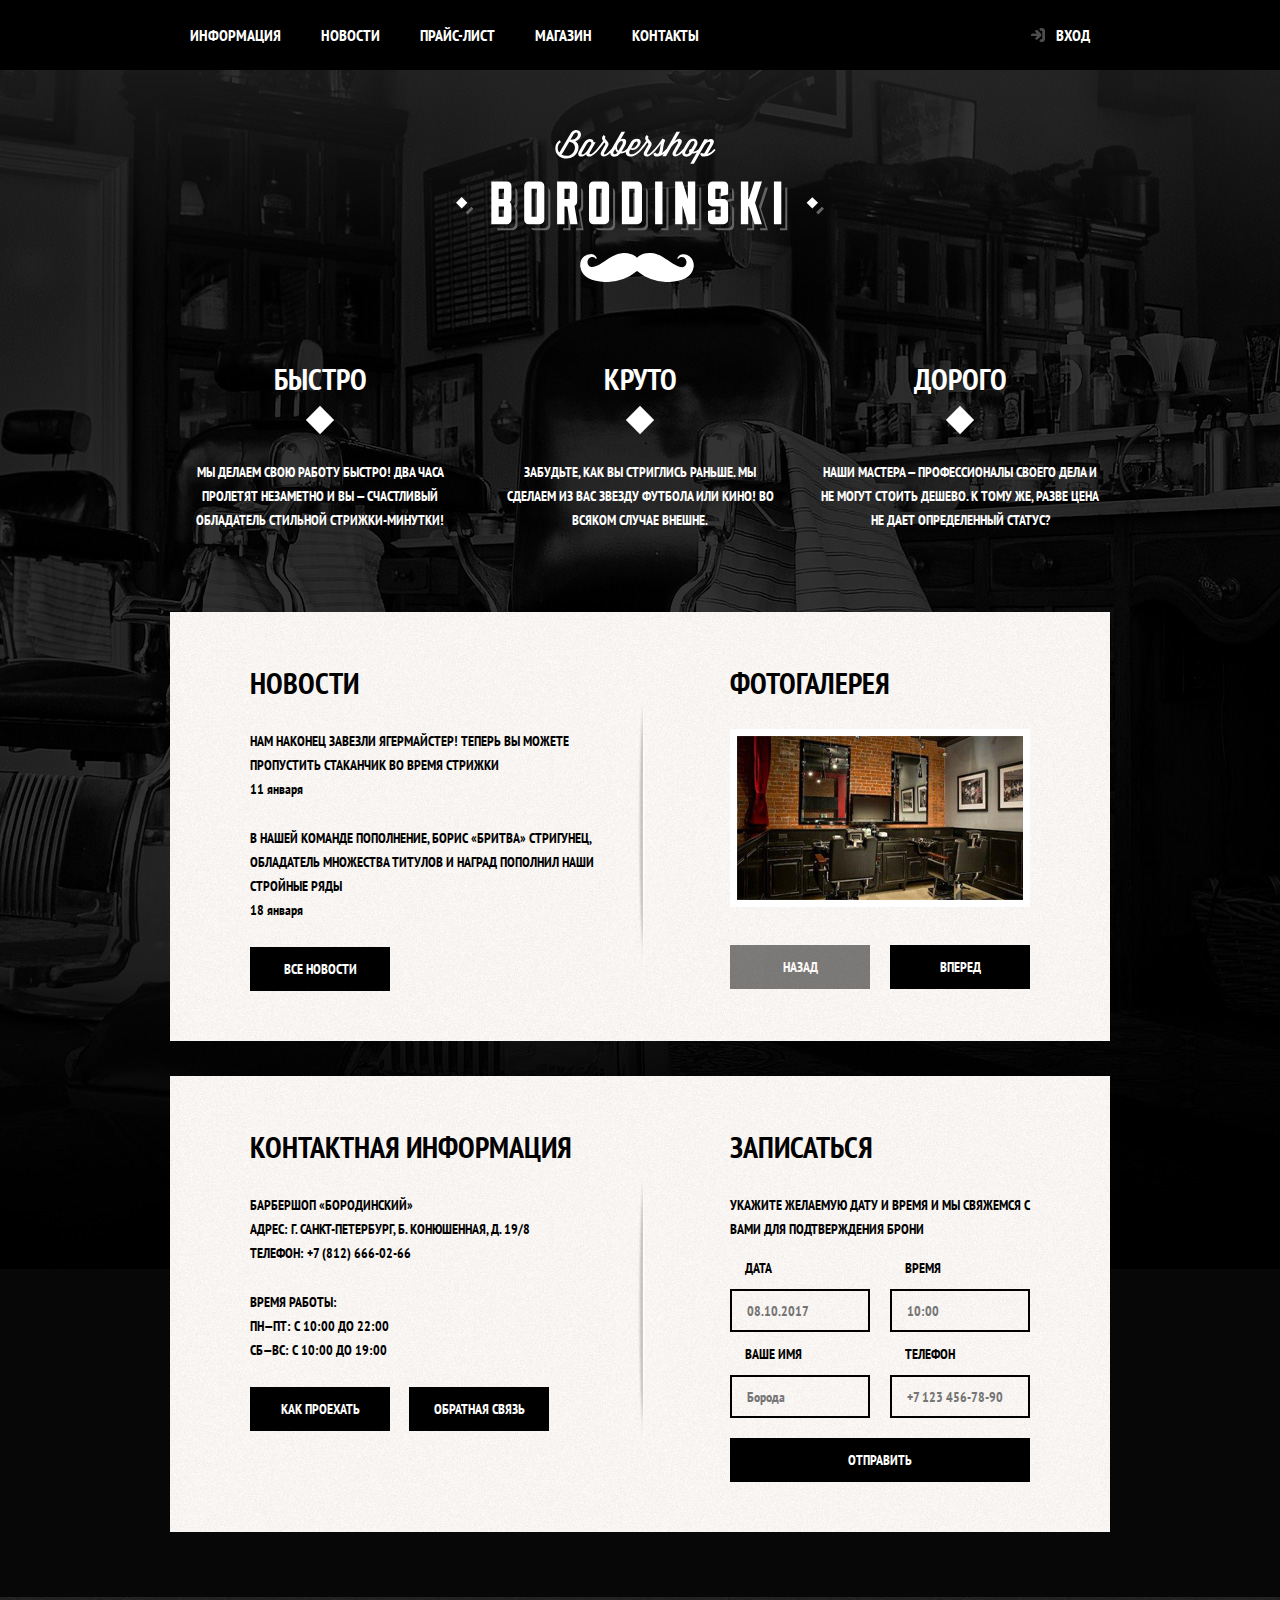
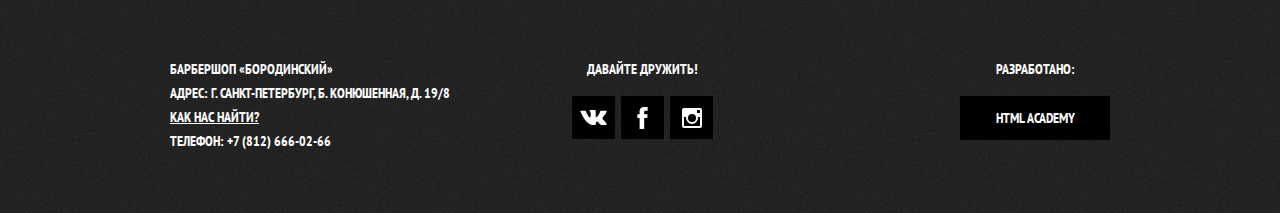
<file: index.html>
<!DOCTYPE html>
<html lang="ru">
  <head>
    <meta charset="utf-8">
    <title>Барбершоп «Бородинский»</title>
    <link href="https://fonts.googleapis.com/css?family=PT+Sans+Narrow:400,700&amp;subset=latin,cyrillic" rel="stylesheet">
    <link href="css/normalize.css" rel="stylesheet">
    <link href="css/style.css" rel="stylesheet">
  </head>
  <body>

    <header class="main-header">
      <nav class="main-navigation">
        <a class="main-header-logo">
          <img src="img/index-logo.svg" width="371" height="155" alt="Логотип барбершопа «Бородинский»">
        </a>
        <div class="main-navigation-wrapper">
          <div class="container">
            <ul class="site-navigation">
              <li><a href="info.html">Информация</a></li>
              <li><a href="news.html">Новости</a></li>
              <li><a href="price.html">Прайс-лист</a></li>
              <li><a href="catalog.html">Магазин</a></li>
              <li><a href="contacts.html">Контакты</a></li>
            </ul>
            <ul class="user-navigation">
              <li>
                <a class="login-link" href="login.html">
                  Вход
                </a>
              </li>
            </ul>
          </div>
        </div>
      </nav>
    </header>

    <main class="container">
      <h1 class="visually-hidden">Барбершоп «Бородинский»</h1>

      <section class="features">
        <h2 class="visually-hidden">Преимущества</h2>
        <ul class="features-list">
          <li class="feature-item">
            <h3>Быстро</h3>
            <p>Мы делаем свою работу быстро! Два часа пролетят незаметно и вы — счастливый обладатель стильной стрижки-минутки!</p>
          </li>
          <li class="feature-item">
            <h3>Круто</h3>
            <p>Забудьте, как вы стриглись раньше. Мы сделаем из вас звезду футбола или кино! Во всяком случае внешне.</p>
          </li>
          <li class="feature-item">
            <h3>Дорого</h3>
            <p>Наши мастера — профессионалы своего дела и не могут стоить дешево. К тому же, разве цена не дает определенный статус?</p>
          </li>
        </ul>
      </section>

      <div class="index-columns">
        <section class="news">
          <h2>Новости</h2>
          <ul class="news-list">
            <li class="news-item">
              <p>Нам наконец завезли Ягермайстер! Теперь вы можете пропустить стаканчик во время стрижки</p>
              <time datetime="2016-01-11">11 января</time>
            </li>
            <li class="news-item">
              <p>В нашей команде пополнение, Борис «Бритва» Стригунец, обладатель множества титулов и наград пополнил наши стройные ряды</p>
              <time datetime="2016-01-18">18 января</time>
            </li>
          </ul>
          <a class="button" href="news.html">Все новости</a>
        </section>

        <section class="gallery">
          <h2>Фотогалерея</h2>
          <div class="gallery-container">
            <figure class="gallery-content">
              <a href="#"><img src="img/studio.jpg" width="286" height="164" alt="Интерьер"></a>
            </figure>
            <button class="button gallery-button gallery-button-back" type="button" disabled>Назад</button>
            <button class="button gallery-button gallery-button-next" type="button">Вперед</button>
          </div>
        </section>
      </div>

      <div class="index-columns">
        <section class="contacts">
          <h2>Контактная информация</h2>
          <p>
              Барбершоп «Бородинский»<br>
              Адрес: г. Санкт-Петербург, Б. Конюшенная, д. 19/8<br>
              Телефон: +7 (812) 666-02-66
          </p>
          <p>
            Время работы:<br>
            пн—пт: с 10:00 до 22:00<br>
            сб—вс: с 10:00 до 19:00
          </p>
          <a class="button contacts-button-map" href="map.html">Как проехать</a>
          <a class="button" href="contacts.html">Обратная связь</a>
        </section>

        <section class="appointment">
          <h2>Записаться</h2>
          <p class="appointment-info">Укажите желаемую дату и время и мы свяжемся с вами для подтверждения брони</p>
          <form class="appointment-form" action="https://echo.htmlacademy.ru" method="post">
            <p class="appointment-item">
              <label for="appointment-date">Дата</label>
              <input id="appointment-date" type="text" name="date" value="" placeholder="08.10.2017">
            </p>
            <p class="appointment-item">
              <label for="appointment-time">Время</label>
              <input id="appointment-time" type="text" name="time" value="" placeholder="10:00">
            </p>
            <p class="appointment-item">
              <label for="appointment-name">Ваше имя</label>
              <input id="appointment-name" type="text" name="name" value="" placeholder="Борода">
            </p>
            <p class="appointment-item">
              <label for="appointment-phone">Телефон</label>
              <input id="appointment-phone" type="tel" name="phone" value="" placeholder="+7 123 456-78-90">
            </p>
            <button class="button" type="submit">Отправить</button>
          </form>
        </section>
      </div>

    </main>

    <footer class="main-footer">
      <div class="container">
        <p class="footer-contacts">
          Барбершоп «Бородинский»<br>
          Адрес: г. Санкт-Петербург, Б. Конюшенная, д. 19/8<br>
          <a href="map.html">Как нас найти?</a><br>
          Телефон: +7 (812) 666-02-66
        </p>
        <div class="footer-social">
          <b>Давайте дружить!</b>
          <ul>
            <li>
              <a class="social-button" href="#"><span class="visually-hidden">Вконтакте</span>
              <svg xmlns="http://www.w3.org/2000/svg" width="27" height="15" viewBox="0 0 26.14 14.91">
                <path d="M26 13.47l-.09-.17a13.55 13.55 0 0 0-2.6-3q-.87-.83-1.1-1.12A1 1 0 0 1 22 8a10.27 10.27 0 0 1 1.22-1.78l.88-1.16q2.35-3.13 2-4L26 .94a.8.8 0 0 0-.4-.22 2.14 2.14 0 0 0-.87 0h-3.92a.51.51 0 0 0-.27 0h-.3a.6.6 0 0 0-.15.14.93.93 0 0 0-.14.24 22.22 22.22 0 0 1-1.46 3.06q-.5.84-.93 1.46a7 7 0 0 1-.71.91 4.94 4.94 0 0 1-.52.47q-.23.18-.35.15l-.23-.05a.9.9 0 0 1-.31-.33 1.49 1.49 0 0 1-.16-.53v-.55-.65-.57-1.12-1-.75a3.14 3.14 0 0 0 0-.62 2.12 2.12 0 0 0-.14-.44.73.73 0 0 0-.28-.33 1.57 1.57 0 0 0-.46-.18A9 9 0 0 0 12.57 0a8.93 8.93 0 0 0-3.25.33 1.83 1.83 0 0 0-.52.41q-.25.3-.07.33a1.67 1.67 0 0 1 1.16.59l.08.16a2.6 2.6 0 0 1 .19.63 6.32 6.32 0 0 1 .12 1 10.59 10.59 0 0 1 0 1.7q-.07.71-.13 1.1a2.21 2.21 0 0 1-.18.64 2.69 2.69 0 0 1-.16.3l-.07.07a1 1 0 0 1-.37.07.86.86 0 0 1-.46-.19 3.27 3.27 0 0 1-.56-.52 7 7 0 0 1-.66-.93q-.37-.6-.76-1.42l-.22-.39q-.2-.38-.56-1.11t-.62-1.43A.9.9 0 0 0 5.2.9h-.07a.93.93 0 0 0-.22-.16A1.44 1.44 0 0 0 4.6.65L.87.68A1 1 0 0 0 .1.94L0 1a.44.44 0 0 0 0 .22 1.08 1.08 0 0 0 .08.37Q.9 3.53 1.86 5.31t1.66 2.87Q4.23 9.27 5 10.24t1 1.24l.37.41.34.33a8.06 8.06 0 0 0 1 .78 16.34 16.34 0 0 0 1.4.9 7.6 7.6 0 0 0 1.79.72 6.19 6.19 0 0 0 2 .22h1.57a1.08 1.08 0 0 0 .72-.3l.05-.07a.9.9 0 0 0 .1-.25 1.38 1.38 0 0 0 0-.37 4.48 4.48 0 0 1 .09-1.05 2.77 2.77 0 0 1 .23-.71 1.74 1.74 0 0 1 .29-.4 1.19 1.19 0 0 1 .23-.2h.11a.86.86 0 0 1 .77.21 4.52 4.52 0 0 1 .83.79q.39.47.93 1.05a6.41 6.41 0 0 0 1 .87l.27.16a3.31 3.31 0 0 0 .71.3 1.53 1.53 0 0 0 .76.07l3.48-.05a1.58 1.58 0 0 0 .8-.17.68.68 0 0 0 .34-.37 1.06 1.06 0 0 0 0-.46 1.71 1.71 0 0 0-.1-.36z" fill="#fff">
                </path>
              </svg>
              </a></li>
            <li>
              <a class="social-button" href="#"><span class="visually-hidden">Фейсбук</span>
                <svg xmlns="http://www.w3.org/2000/svg" width="19" height="22" viewBox="0 0 10.15 21.74">
                  <path d="M3.34 1.12A4.77 4.77 0 0 1 6.53 0h3.61v3.81H7.81a1.07 1.07 0 0 0-1.09.83v2.55h3.42c-.08 1.23-.24 2.45-.41 3.67h-3v10.87H2.21V10.86H0V7.21h2.19V3.66a3.83 3.83 0 0 1 1.15-2.54z" fill="#fff">
                  </path>
                </svg>
              </a></li>
            <li>
              <a class="social-button" href="#"><span class="visually-hidden">Инстаграм</span>
                <svg xmlns="http://www.w3.org/2000/svg" width="20" height="20" viewBox="0 0 20 20">
                  <path d="M18 0H2a2 2 0 0 0-2 2v16a2 2 0 0 0 2 2h16a2 2 0 0 0 2-2V2a2 2 0 0 0-2-2zm-8 6a4 4 0 1 1-4 4 4 4 0 0 1 4-4zM2.5 18a.47.47 0 0 1-.5-.5V9h2.1a3.4 3.4 0 0 0-.1 1 6 6 0 1 0 12 0 3.4 3.4 0 0 0-.1-1H18v8.5a.47.47 0 0 1-.5.5zM18 4.5a.47.47 0 0 1-.5.5h-2a.47.47 0 0 1-.5-.5v-2a.47.47 0 0 1 .5-.5h2a.47.47 0 0 1 .5.5z" fill="#fff">
                  </path>
                </svg>
              </a></li>
          </ul>
        </div>
        <p class="footer-copyright">
          <b>Разработано:</b>
          <a class="button" href="https://htmlacademy.ru">HTML Academy</a>
        </p>
      </div>
    </footer>

    <section class="modal modal-login">
      <h2>Личный кабинет</h2>
      <p>Введите пожалуйста свой логин и пароль.</p>
      <form class="login-form" action="https://echo.htmlacademy.ru" method="post">
        <p>
          <label class="visually-hidden" for="user-login">Логин</label>
          <input class="login-icon-user" id="user-login" type="text" name="login" placeholder="Логин">
        </p>
        <p>
          <label class="visually-hidden" for="user-password">Пароль</label>
          <input class="login-icon-password" id="user-password" type="password" name="password" placeholder="Пароль">
        </p>
        <p class="login-help">
          <label class="login-checkbox">
            <input type="checkbox" name="remember" class="visually-hidden">
            <span class="checkbox-indicator"></span>
            Запомните меня
          </label>
          <a class="restore" href="#">Я забыл пароль!</a>
        </p>
        <button class="button" type="submit">Войти</button>
      </form>
      <button class="modal-close" type="button">
        Закрыть
      </button>
    </section>

    <section class="modal modal-map">
      <h2 class="visually-hidden">Как до нас добраться</h2>
      <iframe src="https://www.google.com/maps/embed?pb=!1m18!1m12!1m3!1d1998.6008858449843!2d30.324081080483257!3d59.938764622992075!2m3!1f0!2f0!3f0!3m2!1i1024!2i768!4f13.1!3m3!1m2!1s0x4696310fca5ba729%3A0xea9c53d4493c879f!2z0JHQvtC70YzRiNCw0Y8g0JrQvtC90Y7RiNC10L3QvdCw0Y8g0YPQuy4sIDE5LCDQodCw0L3QutGCLdCf0LXRgtC10YDQsdGD0YDQsywgMTkxMTg2!5e0!3m2!1sru!2sru!4v1559998723895!5m2!1sru!2sru"
         width="780" height="560"></iframe>
      <p><img src="img/map.jpg" width="780" height="560" alt="Офис компании по адресу ул. Большая Конюшенная 19/8, Санкт-Петербург"></p>
      <button class="modal-close" type="button">Закрыть</button>
    </section>

    <script src="js/script.js"></script>

   </body>
</html>
</file>
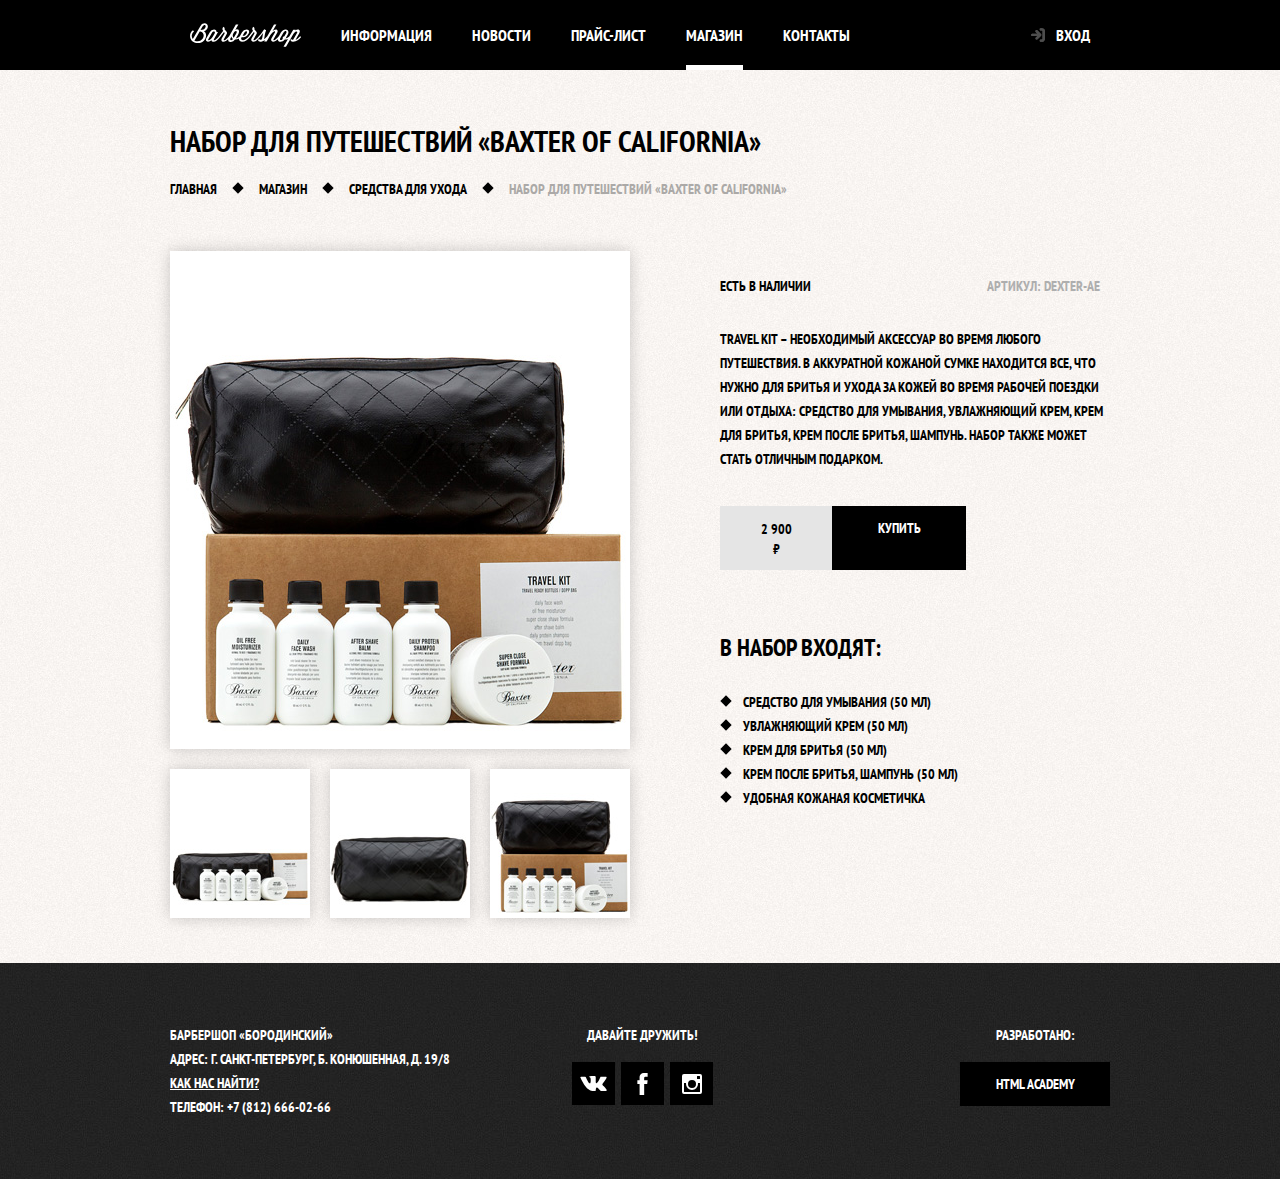
<file: catalog-item.html>
<!DOCTYPE html>
<html lang="ru">

<head>
  <meta charset="utf-8">
  <title>Барбершоп «Бородинский»</title>
  <link href="https://fonts.googleapis.com/css?family=PT+Sans+Narrow:400,700&amp;subset=latin,cyrillic" rel="stylesheet">
  <link href="css/normalize.css" rel="stylesheet">
  <link href="css/style.css" rel="stylesheet">
</head>

<body class="inner-page">
  <header class="main-header">
    <nav class="main-navigation container">
      <a class="main-header-logo" href="index.html">
        <img src="img/logo.svg" width="111" height="24" alt="Логотип барбершопа «Бородинский»">
      </a>
      <ul class="site-navigation">
        <li><a href="info.html">Информация</a></li>
        <li><a href="news.html">Новости</a></li>
        <li><a href="price.html">Прайс-лист</a></li>
        <li class="site-navigation-current"><a href="catalog.html">Магазин</a></li>
        <li><a href="contacts.html">Контакты</a></li>
      </ul>
      <ul class="user-navigation">
        <li>
          <a class="login-link" href="login.html">
            Вход
          </a>
        </li>
      </ul>
    </nav>
  </header>

  <main class="container">

    <h1 class="page-title">Набор для путешествий «Baxter of California»</h1>
    <ul class="breadcrumbs">
      <li><a href="index.html">Главная</a></li>
      <li><a href="#">Магазин</a></li>
      <li><a href="#">Средства для ухода</a></li>
      <li class="breadcrumbs-current">Набор для путешествий «Baxter of California»</li>
    </ul>

    <div class="catalog-columns">
      <section class="product-photos">
        <h2 class="visually-hidden">Изображения товара</h2>
        <p class="product-photo-full">
          <img src="img/product-big.jpg" width="460" height="498" alt="Фото всего набора">
        </p>
        <ul class="product-photo-preview">
          <li><img src="img/product-small-1.jpg" width="140" height="149" alt="Фото в анфас"></li>
          <li><img src="img/product-small-2.jpg" width="140" height="149" alt="Фото в профиль"></li>
          <li><img src="img/product-small-3.jpg" width="140" height="149" alt="Фото отдельной части"></li>
        </ul>
      </section>

      <section class="product-info">
        <h2 class="visually-hidden">Описание товара</h2>
        <div class="product-description">
          <p class="product-availability">Есть в наличии</p>
          <p class="product-article">Артикул: dexter-ae</p>
        </div>
        <p class="product-text">Travel Kit – необходимый аксессуар во время любого путешествия. В аккуратной кожаной сумке
          находится все, что нужно для бритья и ухода за кожей во время рабочей поездки или отдыха: средство для умывания,
          увлажняющий крем, крем для бритья, крем после бритья, шампунь. Набор также может стать отличным подарком.</p>
        <p class="product-price">
          <b>2 900 ₽</b>
          <a class="button" href="#">Купить</a>
        </p>
        <h3>В набор входят:</h3>
        <ul>
          <li>Средство для умывания (50 мл)</li>
          <li>Увлажняющий крем (50 мл)</li>
          <li>Крем для бритья (50 мл)</li>
          <li>Крем после бритья, шампунь (50 мл)</li>
          <li>Удобная кожаная косметичка</li>
        </ul>
      </section>
    </div>
  </main>
  <footer class="main-footer">
    <div class="container">
      <p class="footer-contacts">
        Барбершоп «Бородинский»<br>
        Адрес: г. Санкт-Петербург, Б. Конюшенная, д. 19/8<br>
        <a href="map.html">Как нас найти?</a><br>
        Телефон: +7 (812) 666-02-66
      </p>
      <div class="footer-social">
        <b>Давайте дружить!</b>
        <ul>
          <li>
            <a class="social-button" href="#"><span class="visually-hidden">Вконтакте</span>
            <svg xmlns="http://www.w3.org/2000/svg" width="27" height="15" viewBox="0 0 26.14 14.91">
              <path d="M26 13.47l-.09-.17a13.55 13.55 0 0 0-2.6-3q-.87-.83-1.1-1.12A1 1 0 0 1 22 8a10.27 10.27 0 0 1 1.22-1.78l.88-1.16q2.35-3.13 2-4L26 .94a.8.8 0 0 0-.4-.22 2.14 2.14 0 0 0-.87 0h-3.92a.51.51 0 0 0-.27 0h-.3a.6.6 0 0 0-.15.14.93.93 0 0 0-.14.24 22.22 22.22 0 0 1-1.46 3.06q-.5.84-.93 1.46a7 7 0 0 1-.71.91 4.94 4.94 0 0 1-.52.47q-.23.18-.35.15l-.23-.05a.9.9 0 0 1-.31-.33 1.49 1.49 0 0 1-.16-.53v-.55-.65-.57-1.12-1-.75a3.14 3.14 0 0 0 0-.62 2.12 2.12 0 0 0-.14-.44.73.73 0 0 0-.28-.33 1.57 1.57 0 0 0-.46-.18A9 9 0 0 0 12.57 0a8.93 8.93 0 0 0-3.25.33 1.83 1.83 0 0 0-.52.41q-.25.3-.07.33a1.67 1.67 0 0 1 1.16.59l.08.16a2.6 2.6 0 0 1 .19.63 6.32 6.32 0 0 1 .12 1 10.59 10.59 0 0 1 0 1.7q-.07.71-.13 1.1a2.21 2.21 0 0 1-.18.64 2.69 2.69 0 0 1-.16.3l-.07.07a1 1 0 0 1-.37.07.86.86 0 0 1-.46-.19 3.27 3.27 0 0 1-.56-.52 7 7 0 0 1-.66-.93q-.37-.6-.76-1.42l-.22-.39q-.2-.38-.56-1.11t-.62-1.43A.9.9 0 0 0 5.2.9h-.07a.93.93 0 0 0-.22-.16A1.44 1.44 0 0 0 4.6.65L.87.68A1 1 0 0 0 .1.94L0 1a.44.44 0 0 0 0 .22 1.08 1.08 0 0 0 .08.37Q.9 3.53 1.86 5.31t1.66 2.87Q4.23 9.27 5 10.24t1 1.24l.37.41.34.33a8.06 8.06 0 0 0 1 .78 16.34 16.34 0 0 0 1.4.9 7.6 7.6 0 0 0 1.79.72 6.19 6.19 0 0 0 2 .22h1.57a1.08 1.08 0 0 0 .72-.3l.05-.07a.9.9 0 0 0 .1-.25 1.38 1.38 0 0 0 0-.37 4.48 4.48 0 0 1 .09-1.05 2.77 2.77 0 0 1 .23-.71 1.74 1.74 0 0 1 .29-.4 1.19 1.19 0 0 1 .23-.2h.11a.86.86 0 0 1 .77.21 4.52 4.52 0 0 1 .83.79q.39.47.93 1.05a6.41 6.41 0 0 0 1 .87l.27.16a3.31 3.31 0 0 0 .71.3 1.53 1.53 0 0 0 .76.07l3.48-.05a1.58 1.58 0 0 0 .8-.17.68.68 0 0 0 .34-.37 1.06 1.06 0 0 0 0-.46 1.71 1.71 0 0 0-.1-.36z" fill="#fff">
              </path>
            </svg>
            </a></li>
          <li>
            <a class="social-button" href="#"><span class="visually-hidden">Фейсбук</span>
              <svg xmlns="http://www.w3.org/2000/svg" width="19" height="22" viewBox="0 0 10.15 21.74">
                <path d="M3.34 1.12A4.77 4.77 0 0 1 6.53 0h3.61v3.81H7.81a1.07 1.07 0 0 0-1.09.83v2.55h3.42c-.08 1.23-.24 2.45-.41 3.67h-3v10.87H2.21V10.86H0V7.21h2.19V3.66a3.83 3.83 0 0 1 1.15-2.54z" fill="#fff">
                </path>
              </svg>
            </a></li>
          <li>
            <a class="social-button" href="#"><span class="visually-hidden">Инстаграм</span>
              <svg xmlns="http://www.w3.org/2000/svg" width="20" height="20" viewBox="0 0 20 20">
                <path d="M18 0H2a2 2 0 0 0-2 2v16a2 2 0 0 0 2 2h16a2 2 0 0 0 2-2V2a2 2 0 0 0-2-2zm-8 6a4 4 0 1 1-4 4 4 4 0 0 1 4-4zM2.5 18a.47.47 0 0 1-.5-.5V9h2.1a3.4 3.4 0 0 0-.1 1 6 6 0 1 0 12 0 3.4 3.4 0 0 0-.1-1H18v8.5a.47.47 0 0 1-.5.5zM18 4.5a.47.47 0 0 1-.5.5h-2a.47.47 0 0 1-.5-.5v-2a.47.47 0 0 1 .5-.5h2a.47.47 0 0 1 .5.5z" fill="#fff">
                </path>
              </svg>
            </a></li>
          </ul>
      </div>
      <p class="footer-copyright">
        <b>Разработано:</b> <a class="button" href="https://htmlacademy.ru">HTML Academy</a>
      </p>
    </div>
  </footer>

  <section class="modal modal-login">
    <h2>Личный кабинет</h2>
    <p>Введите свой логин и пароль.</p>
    <!-- Здесь будет форма -->
    <span class="modal-close">x</span>
  </section>
</body>

</html>
</file>
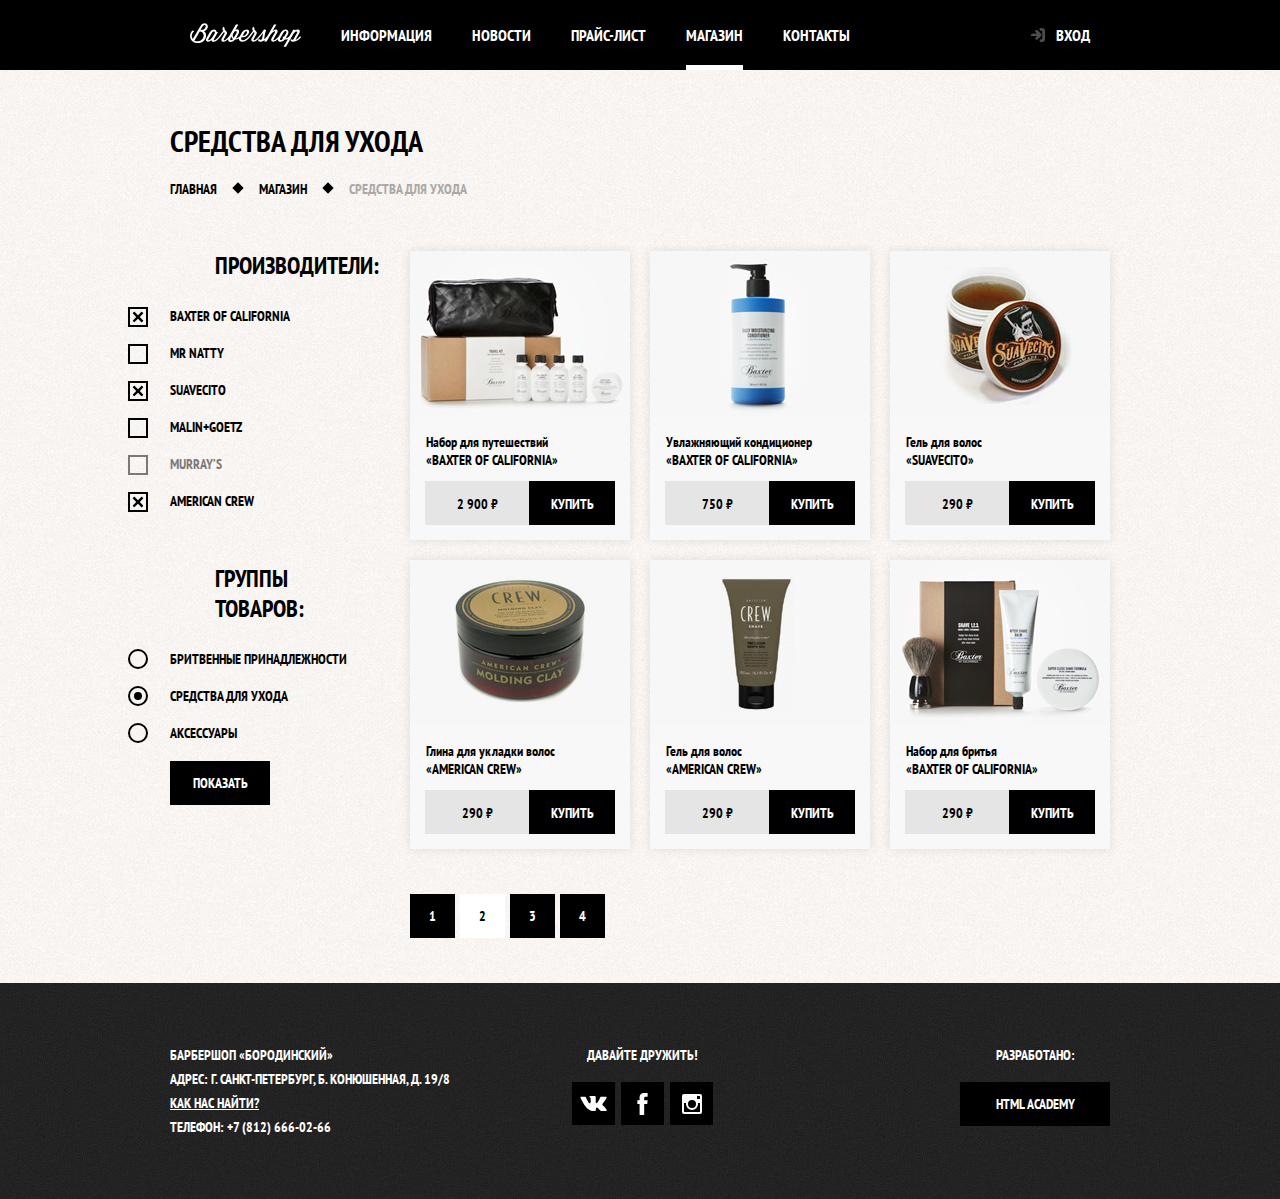
<file: catalog.html>
<!DOCTYPE html>
<html lang="ru">
  <head>
    <meta charset="utf-8">
    <title>Барбершоп «Бородинский»</title>
    <link href="https://fonts.googleapis.com/css?family=PT+Sans+Narrow:400,700&amp;subset=latin,cyrillic" rel="stylesheet">
    <link href="css/normalize.css" rel="stylesheet">
    <link href="css/style.css" rel="stylesheet">
  </head>
  <body class="inner-page">

    <header class="main-header">
      <nav class="main-navigation container">
        <a class="main-header-logo" href="index.html">
          <img src="img/logo.svg" width="111" height="24" alt="Логотип барбершопа «Бородинский»">
        </a>
        <ul class="site-navigation">
          <li><a href="info.html">Информация</a></li>
          <li><a href="news.html">Новости</a></li>
          <li><a href="price.html">Прайс-лист</a></li>
          <li class="site-navigation-current"><a href="catalog.html">Магазин</a></li>
          <li><a href="contacts.html">Контакты</a></li>
        </ul>
        <ul class="user-navigation">
          <li>
            <a class="login-link" href="login.html">
              Вход
            </a>
          </li>
       </ul>
      </nav>
    </header>

    <main class="container">

      <h1 class="page-title">Cредства для ухода</h1>
      <ul class="breadcrumbs">
        <li><a href="index.html">Главная</a></li>
        <li><a href="catalog.html">Магазин</a></li>
        <li class="breadcrumbs-current">Средства для ухода</li>
      </ul>

      <div class="catalog-columns">
        <section class="filters">
          <h2 class="visually-hidden">Фильтр товаров</h2>
          <form class="filter" method="get" action="https://echo.htmlacademy.ru">
            <fieldset>
              <legend>Производители:</legend>
              <ul>
                <li class="filter-option">
                  <input class="visually-hidden filter-input filter-input-checkbox" type="checkbox" name="baxter-of-california" id="filter-baxter-of-california" checked>
                  <label for="filter-baxter-of-california">Baxter of California</label>
                </li>
                <li class="filter-option">
                  <input class="visually-hidden filter-input filter-input-checkbox" type="checkbox" name="mr-natty" id="filter-mr-natty">
                  <label for="filter-mr-natty">Mr Natty</label>
                </li>
                <li class="filter-option">
                  <input class="visually-hidden filter-input filter-input-checkbox" type="checkbox" name="suavecito" id="filter-suavecito" checked>
                  <label for="filter-suavecito">Suavecito</label>
                </li>
                <li class="filter-option">
                  <input class="visually-hidden filter-input filter-input-checkbox" type="checkbox" name="malin-goetz" id="filter-malin-goetz">
                  <label for="filter-malin-goetz">Malin+Goetz</label>
                </li>
                <li class="filter-option">
                  <input class="visually-hidden filter-input filter-input-checkbox" type="checkbox" name="murrays" id="filter-murrays" disabled>
                  <label for="filter-murrays">Murray’s</label>
                </li>
                <li class="filter-option">
                  <input class="visually-hidden filter-input filter-input-checkbox" type="checkbox" name="american-crew" id="filter-american-crew" checked>
                  <label for="filter-american-crew">American Crew</label>
                </li>
              </ul>
            </fieldset>
            <fieldset>
              <legend>Группы товаров:</legend>
              <ul>
                <li class="filter-option">
                  <input class="visually-hidden filter-input filter-input-radio" type="radio" name="product-group" value="shaving" id="filter-shave">
                  <label for="filter-shave">Бритвенные принадлежности</label>
                </li>
                <li class="filter-option">
                  <input class="visually-hidden filter-input filter-input-radio" type="radio" name="product-group" value="hair-care" id="filter-care" checked>
                  <label for="filter-care">Средства для ухода</label>
                </li>
                <li class="filter-option">
                  <input class="visually-hidden filter-input filter-input-radio" type="radio" name="product-group" value="accessories" id="filter-accessories">
                  <label for="filter-accessories">Аксессуары</label>
                </li>
              </ul>
              <button type="submit" class="filter-button button">
                Показать
              </button>
            </fieldset>
          </form>
        </section>

        <section class="catalog">
          <h2 class="visually-hidden">Список средств для ухода</h2>
          <ul class="catalog-list">
            <li class="catalog-item">
              <a href="catalog-item.html">
                <h3>
                  <span class="catalog-category">Набор для путешествий</span>
                  <span class="catalog-item-title">«Baxter of California»</span>
                </h3>
                <p class="catalog-item-image">
                  <img src="img/product-1.jpg" width="220" height="165" alt="Набор для путешествий «Baxter of California»">
                </p>
              </a>
              <p class="catalog-item-price">
                <b>2 900 ₽</b>
                <a class="button" href="#">Купить</a>
              </p>
            </li>
            <li class="catalog-item">
              <a href="catalog-item.html">
                <h3>
                  <span class="catalog-category">Увлажняющий кондиционер</span>
                  <span class="catalog-item-title">«Baxter of California»</span>
                </h3>
                <p class="catalog-item-image">
                  <img src="img/product-2.jpg" width="220" height="165" alt="Увлажняющий кондиционер «Baxter of California»">
                </p>
              </a>
              <p class="catalog-item-price">
                <b>750 ₽</b>
                <a class="button" href="#">Купить</a>
              </p>
            </li>
            <li class="catalog-item">
              <a href="catalog-item.html">
                <h3>
                  <span class="catalog-category">Гель для волос</span>
                  <span class="catalog-item-title">«Suavecito»</span>
               </h3>
                <p class="catalog-item-image">
                  <img src="img/product-3.jpg" width="220" height="165" alt="Гель для волос «Suavecito»">
                </p>
              </a>
              <p class="catalog-item-price">
                <b>290 ₽</b>
                <a class="button" href="#">Купить</a>
              </p>
            </li>
            <li class="catalog-item">
              <a href="catalog-item.html">
                <h3>
                  <span class="catalog-category">Глина для укладки волос</span>
                  <span class="catalog-item-title">«American crew»</span>
                </h3>
                <p class="catalog-item-image">
                  <img src="img/product-4.jpg" width="220" height="165" alt="Гель для волос «Suavecito»">
                </p>
              </a>
              <p class="catalog-item-price">
                <b>290 ₽</b>
                <a class="button" href="#">Купить</a>
              </p>
            </li>
            <li class="catalog-item">
              <a href="catalog-item.html">
                <h3>
                  <span class="catalog-category">Гель для волос</span>
                  <span class="catalog-item-title">«American crew»</span>
                </h3>
                <p class="catalog-item-image">
                  <img src="img/product-5.jpg" width="220" height="165" alt="Гель для волос «Suavecito»">
                </p>
              </a>
            <p class="catalog-item-price">
                <b>290 ₽</b>
                <a class="button" href="#">Купить</a>
              </p>
            </li>
            <li class="catalog-item">
              <a href="catalog-item.html">
                <h3>
                  <span class="catalog-category">Набор для бритья</span>
                  <span class="catalog-item-title">«Baxter of California»</span>
                </h3>
                <p class="catalog-item-image">
                  <img src="img/product-6.jpg" width="220" height="165" alt="Гель для волос «Suavecito»">
                </p>
              </a>
              <p class="catalog-item-price">
                <b>290 ₽</b>
                <a class="button" href="#">Купить</a>
              </p>
            </li>
          </ul>
          <ul class="pagination-list">
            <li class="pagination-item"><a href="#">1</a></li>
            <li class="pagination-item pagination-item-current"><a>2</a></li>
            <li class="pagination-item"><a href="#">3</a></li>
            <li class="pagination-item"><a href="#">4</a></li>
          </ul>
        </section>
      </div>
    </main>

    <footer class="main-footer">
      <div class="container">
        <p class="footer-contacts">
          Барбершоп «Бородинский»<br>
          Адрес: г. Санкт-Петербург, Б. Конюшенная, д. 19/8<br>
          <a href="map.html">Как нас найти?</a><br>
          Телефон: +7 (812) 666-02-66
        </p>
        <div class="footer-social">
          <b>Давайте дружить!</b>
          <ul>
            <li>
              <a class="social-button" href="#"><span class="visually-hidden">Вконтакте</span>
              <svg xmlns="http://www.w3.org/2000/svg" width="27" height="15" viewBox="0 0 26.14 14.91">
                <path d="M26 13.47l-.09-.17a13.55 13.55 0 0 0-2.6-3q-.87-.83-1.1-1.12A1 1 0 0 1 22 8a10.27 10.27 0 0 1 1.22-1.78l.88-1.16q2.35-3.13 2-4L26 .94a.8.8 0 0 0-.4-.22 2.14 2.14 0 0 0-.87 0h-3.92a.51.51 0 0 0-.27 0h-.3a.6.6 0 0 0-.15.14.93.93 0 0 0-.14.24 22.22 22.22 0 0 1-1.46 3.06q-.5.84-.93 1.46a7 7 0 0 1-.71.91 4.94 4.94 0 0 1-.52.47q-.23.18-.35.15l-.23-.05a.9.9 0 0 1-.31-.33 1.49 1.49 0 0 1-.16-.53v-.55-.65-.57-1.12-1-.75a3.14 3.14 0 0 0 0-.62 2.12 2.12 0 0 0-.14-.44.73.73 0 0 0-.28-.33 1.57 1.57 0 0 0-.46-.18A9 9 0 0 0 12.57 0a8.93 8.93 0 0 0-3.25.33 1.83 1.83 0 0 0-.52.41q-.25.3-.07.33a1.67 1.67 0 0 1 1.16.59l.08.16a2.6 2.6 0 0 1 .19.63 6.32 6.32 0 0 1 .12 1 10.59 10.59 0 0 1 0 1.7q-.07.71-.13 1.1a2.21 2.21 0 0 1-.18.64 2.69 2.69 0 0 1-.16.3l-.07.07a1 1 0 0 1-.37.07.86.86 0 0 1-.46-.19 3.27 3.27 0 0 1-.56-.52 7 7 0 0 1-.66-.93q-.37-.6-.76-1.42l-.22-.39q-.2-.38-.56-1.11t-.62-1.43A.9.9 0 0 0 5.2.9h-.07a.93.93 0 0 0-.22-.16A1.44 1.44 0 0 0 4.6.65L.87.68A1 1 0 0 0 .1.94L0 1a.44.44 0 0 0 0 .22 1.08 1.08 0 0 0 .08.37Q.9 3.53 1.86 5.31t1.66 2.87Q4.23 9.27 5 10.24t1 1.24l.37.41.34.33a8.06 8.06 0 0 0 1 .78 16.34 16.34 0 0 0 1.4.9 7.6 7.6 0 0 0 1.79.72 6.19 6.19 0 0 0 2 .22h1.57a1.08 1.08 0 0 0 .72-.3l.05-.07a.9.9 0 0 0 .1-.25 1.38 1.38 0 0 0 0-.37 4.48 4.48 0 0 1 .09-1.05 2.77 2.77 0 0 1 .23-.71 1.74 1.74 0 0 1 .29-.4 1.19 1.19 0 0 1 .23-.2h.11a.86.86 0 0 1 .77.21 4.52 4.52 0 0 1 .83.79q.39.47.93 1.05a6.41 6.41 0 0 0 1 .87l.27.16a3.31 3.31 0 0 0 .71.3 1.53 1.53 0 0 0 .76.07l3.48-.05a1.58 1.58 0 0 0 .8-.17.68.68 0 0 0 .34-.37 1.06 1.06 0 0 0 0-.46 1.71 1.71 0 0 0-.1-.36z" fill="#fff">
                </path>
              </svg>
              </a></li>
            <li>
              <a class="social-button" href="#"><span class="visually-hidden">Фейсбук</span>
                <svg xmlns="http://www.w3.org/2000/svg" width="19" height="22" viewBox="0 0 10.15 21.74">
                  <path d="M3.34 1.12A4.77 4.77 0 0 1 6.53 0h3.61v3.81H7.81a1.07 1.07 0 0 0-1.09.83v2.55h3.42c-.08 1.23-.24 2.45-.41 3.67h-3v10.87H2.21V10.86H0V7.21h2.19V3.66a3.83 3.83 0 0 1 1.15-2.54z" fill="#fff">
                  </path>
                </svg>
              </a></li>
            <li>
              <a class="social-button" href="#"><span class="visually-hidden">Инстаграм</span>
                <svg xmlns="http://www.w3.org/2000/svg" width="20" height="20" viewBox="0 0 20 20">
                  <path d="M18 0H2a2 2 0 0 0-2 2v16a2 2 0 0 0 2 2h16a2 2 0 0 0 2-2V2a2 2 0 0 0-2-2zm-8 6a4 4 0 1 1-4 4 4 4 0 0 1 4-4zM2.5 18a.47.47 0 0 1-.5-.5V9h2.1a3.4 3.4 0 0 0-.1 1 6 6 0 1 0 12 0 3.4 3.4 0 0 0-.1-1H18v8.5a.47.47 0 0 1-.5.5zM18 4.5a.47.47 0 0 1-.5.5h-2a.47.47 0 0 1-.5-.5v-2a.47.47 0 0 1 .5-.5h2a.47.47 0 0 1 .5.5z" fill="#fff">
                  </path>
                </svg>
              </a></li>
          </ul>
        </div>
        <p class="footer-copyright">
          <b>Разработано:</b>
          <a class="button" href="https://htmlacademy.ru">HTML Academy</a>
        </p>
      </div>
    </footer>

    <section class="modal modal-login">
      <h2>Личный кабинет</h2>
      <p>Введите свой логин и пароль.</p>
      <!-- Здесь будет форма -->
      <span class="modal-close">x</span>
    </section>
  </body>
</html>
</file>
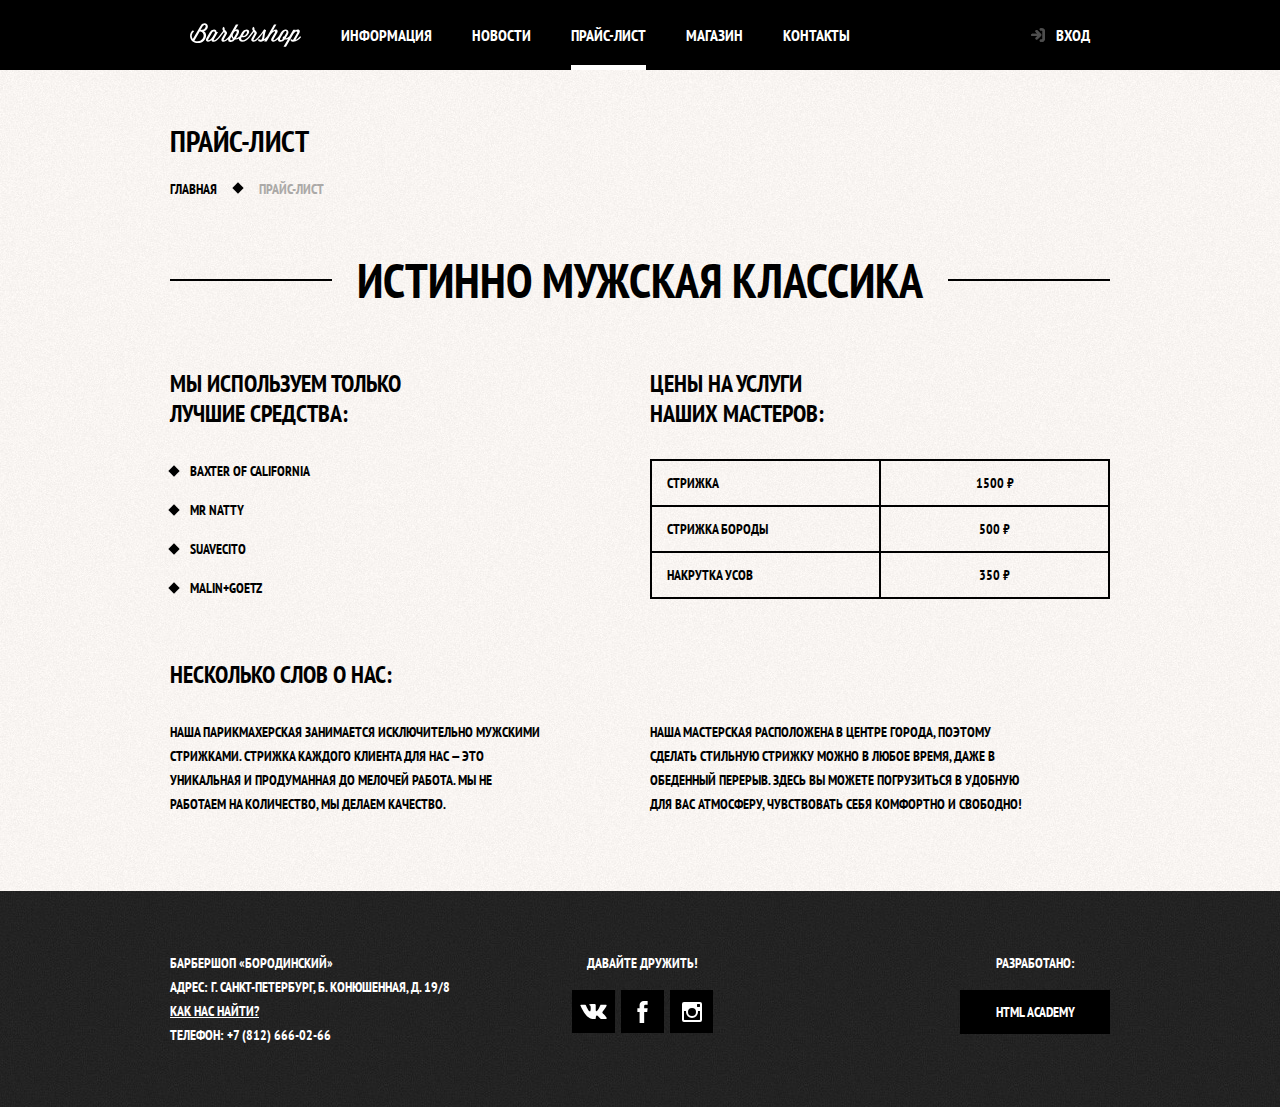
<file: price.html>
<!DOCTYPE html>
<html lang="ru">
  <head>
    <meta charset="utf-8">
    <title>Барбершоп «Бородинский»</title>
    <link href="https://fonts.googleapis.com/css?family=PT+Sans+Narrow:400,700&amp;subset=latin,cyrillic" rel="stylesheet">
    <link href="css/normalize.css" rel="stylesheet">
    <link href="css/style.css" rel="stylesheet">
  </head>
  <body class="inner-page">

    <header class="main-header">
      <nav class="main-navigation container">
        <a class="main-header-logo" href="index.html">
          <img src="img/logo.svg" width="111" height="24" alt="Логотип барбершопа «Бородинский»">
        </a>
        <ul class="site-navigation">
          <li><a href="info.html">Информация</a></li>
          <li><a href="news.html">Новости</a></li>
          <li class="site-navigation-current"><a>Прайс-лист</a></li>
          <li><a href="catalog.html">Магазин</a></li>
          <li><a href="contacts.html">Контакты</a></li>
        </ul>
        <ul class="user-navigation">
          <li>
            <a class="login-link" href="login.html">
              Вход
            </a>
          </li>
       </ul>
      </nav>
    </header>

    <main class="container">

      <div class="inner-page-container">
        <h1 class="page-title">Прайс-лист</h1>
        <ul class="breadcrumbs">
          <li><a href="index.html">Главная</a></li>
          <li class="breadcrumbs-current">Прайс-лист</li>
        </ul>
      </div>

      <section class="inner-content">

        <h2 class="big-heading">Истинно мужская классика</h2>

        <div class="inner-columns">
          <div class="inner-column-left">

            <h2>Мы используем только<br> лучшие средства:</h2>
            <ul class="custom-list-1">
              <li>Baxter of California</li>
              <li>Mr Natty</li>
              <li>Suavecito</li>
              <li>Malin+Goetz</li>
            </ul>
          </div>
          <div class="inner-column-right">

            <h2>Цены на услуги <br>наших мастеров:</h2>
            <table class="custom-table-1">
              <tr>
                <td>Стрижка</td>
                <td>1500 ₽</td>
              </tr>
              <tr>
                <td>Стрижка бороды</td>
                <td>500 ₽</td>
              </tr>
              <tr>
                <td>Накрутка усов</td>
                <td>350 ₽</td>
              </tr>
            </table>

          </div>
        </div>

        <div class="inner-columns">
          <h2>Несколько слов о нас:</h2>
          <div class="inner-column-left">
            <p class="short-text">Наша парикмахерская занимается исключительно мужскими стрижками.
              Стрижка каждого клиента для нас — это уникальная и продуманная до мелочей работа. Мы не работаем на количество, мы делаем качество.</p>
          </div>
          <div class="inner-column-right">
            <p class="short-text">Наша мастерская расположена в центре города, поэтому сделать стильную стрижку можно в любое время,
              даже в обеденный перерыв. Здесь вы можете погрузиться в удобную для вас атмосферу, чувствовать себя комфортно и свободно!</p>
          </div>
        </div>

      </section>

    </main>

    <footer class="main-footer">
      <div class="container">
        <p class="footer-contacts">
          Барбершоп «Бородинский»<br>
          Адрес: г. Санкт-Петербург, Б. Конюшенная, д. 19/8<br>
          <a href="map.html">Как нас найти?</a><br>
          Телефон: +7 (812) 666-02-66
        </p>
        <div class="footer-social">
          <b>Давайте дружить!</b>
          <ul>
            <li>
              <a class="social-button" href="#"><span class="visually-hidden">Вконтакте</span>
              <svg xmlns="http://www.w3.org/2000/svg" width="27" height="15" viewBox="0 0 26.14 14.91">
                <path d="M26 13.47l-.09-.17a13.55 13.55 0 0 0-2.6-3q-.87-.83-1.1-1.12A1 1 0 0 1 22 8a10.27 10.27 0 0 1 1.22-1.78l.88-1.16q2.35-3.13 2-4L26 .94a.8.8 0 0 0-.4-.22 2.14 2.14 0 0 0-.87 0h-3.92a.51.51 0 0 0-.27 0h-.3a.6.6 0 0 0-.15.14.93.93 0 0 0-.14.24 22.22 22.22 0 0 1-1.46 3.06q-.5.84-.93 1.46a7 7 0 0 1-.71.91 4.94 4.94 0 0 1-.52.47q-.23.18-.35.15l-.23-.05a.9.9 0 0 1-.31-.33 1.49 1.49 0 0 1-.16-.53v-.55-.65-.57-1.12-1-.75a3.14 3.14 0 0 0 0-.62 2.12 2.12 0 0 0-.14-.44.73.73 0 0 0-.28-.33 1.57 1.57 0 0 0-.46-.18A9 9 0 0 0 12.57 0a8.93 8.93 0 0 0-3.25.33 1.83 1.83 0 0 0-.52.41q-.25.3-.07.33a1.67 1.67 0 0 1 1.16.59l.08.16a2.6 2.6 0 0 1 .19.63 6.32 6.32 0 0 1 .12 1 10.59 10.59 0 0 1 0 1.7q-.07.71-.13 1.1a2.21 2.21 0 0 1-.18.64 2.69 2.69 0 0 1-.16.3l-.07.07a1 1 0 0 1-.37.07.86.86 0 0 1-.46-.19 3.27 3.27 0 0 1-.56-.52 7 7 0 0 1-.66-.93q-.37-.6-.76-1.42l-.22-.39q-.2-.38-.56-1.11t-.62-1.43A.9.9 0 0 0 5.2.9h-.07a.93.93 0 0 0-.22-.16A1.44 1.44 0 0 0 4.6.65L.87.68A1 1 0 0 0 .1.94L0 1a.44.44 0 0 0 0 .22 1.08 1.08 0 0 0 .08.37Q.9 3.53 1.86 5.31t1.66 2.87Q4.23 9.27 5 10.24t1 1.24l.37.41.34.33a8.06 8.06 0 0 0 1 .78 16.34 16.34 0 0 0 1.4.9 7.6 7.6 0 0 0 1.79.72 6.19 6.19 0 0 0 2 .22h1.57a1.08 1.08 0 0 0 .72-.3l.05-.07a.9.9 0 0 0 .1-.25 1.38 1.38 0 0 0 0-.37 4.48 4.48 0 0 1 .09-1.05 2.77 2.77 0 0 1 .23-.71 1.74 1.74 0 0 1 .29-.4 1.19 1.19 0 0 1 .23-.2h.11a.86.86 0 0 1 .77.21 4.52 4.52 0 0 1 .83.79q.39.47.93 1.05a6.41 6.41 0 0 0 1 .87l.27.16a3.31 3.31 0 0 0 .71.3 1.53 1.53 0 0 0 .76.07l3.48-.05a1.58 1.58 0 0 0 .8-.17.68.68 0 0 0 .34-.37 1.06 1.06 0 0 0 0-.46 1.71 1.71 0 0 0-.1-.36z" fill="#fff">
                </path>
              </svg>
              </a></li>
            <li>
              <a class="social-button" href="#"><span class="visually-hidden">Фейсбук</span>
                <svg xmlns="http://www.w3.org/2000/svg" width="19" height="22" viewBox="0 0 10.15 21.74">
                  <path d="M3.34 1.12A4.77 4.77 0 0 1 6.53 0h3.61v3.81H7.81a1.07 1.07 0 0 0-1.09.83v2.55h3.42c-.08 1.23-.24 2.45-.41 3.67h-3v10.87H2.21V10.86H0V7.21h2.19V3.66a3.83 3.83 0 0 1 1.15-2.54z" fill="#fff">
                  </path>
                </svg>
              </a></li>
            <li>
              <a class="social-button" href="#"><span class="visually-hidden">Инстаграм</span>
                <svg xmlns="http://www.w3.org/2000/svg" width="20" height="20" viewBox="0 0 20 20">
                  <path d="M18 0H2a2 2 0 0 0-2 2v16a2 2 0 0 0 2 2h16a2 2 0 0 0 2-2V2a2 2 0 0 0-2-2zm-8 6a4 4 0 1 1-4 4 4 4 0 0 1 4-4zM2.5 18a.47.47 0 0 1-.5-.5V9h2.1a3.4 3.4 0 0 0-.1 1 6 6 0 1 0 12 0 3.4 3.4 0 0 0-.1-1H18v8.5a.47.47 0 0 1-.5.5zM18 4.5a.47.47 0 0 1-.5.5h-2a.47.47 0 0 1-.5-.5v-2a.47.47 0 0 1 .5-.5h2a.47.47 0 0 1 .5.5z" fill="#fff">
                  </path>
                </svg>
              </a></li>
          </ul>
        </div>
        <p class="footer-copyright">
          <b>Разработано:</b>
          <a class="button" href="https://htmlacademy.ru">HTML Academy</a>
        </p>
      </div>
    </footer>
  </body>
</html>
</file>
<file: css/style.css>
body {
  margin: 0;

  font-family: "PT Sans Narrow", Arial, sans-serif;
  font-size: 14px;
  line-height: 24px;
  font-weight: 700;
  color: #ffffff;
  text-transform: uppercase;

  background-color: #000000;
  background-image: url("../img/layer.jpg");
  background-position: top center;
  background-repeat: no-repeat;
}

.inner-page {
  color: #000000;

  background-color: #f9f6f3;
  background-image: url("../img/background.jpg");
  background-position: 0 0;
  background-repeat: repeat;
}

a {
  text-decoration: none;
}

img {
  max-width: 100%;
  height: auto;
}

.visually-hidden:not(:focus):not(:active),
input[type="checkbox"].visually-hidden,
input[type="radio"].visually-hidden {
  position: absolute;

  width: 1px;
  height: 1px;
  margin: -1px;
  border: 0;
  padding: 0;

  white-space: nowrap;

  clip-path: inset(100%);
  clip: rect(0 0 0 0);
  overflow: hidden;
}

.button {
  display: inline-block;
  min-width: 100px;
  margin-right: 16px;
  padding: 10px 20px;

  font: inherit;

  text-align: center;
  color: #ffffff;
  vertical-align: middle;
  text-transform: uppercase;

  background-color: #000000;
  border: none;
}

.button:hover,
.button:focus,
.button:active {
  background-color: #663d15;
}

.button.disabled,
.button:disabled {
  cursor: default;
  opacity: 0.5;
  background-color: #000000;
}

.main-header {
  margin-bottom: 75px;
}

.inner-page .main-header {
  margin-bottom: 50px;

  background-color: #000000;
}

.main-navigation {
  display: flex;
  flex-direction: column;
  align-items: center;

  font-size: 16px;
  line-height: 20px;
  color: #ffffff;
}

.inner-page .main-navigation {
  flex-direction: row;
  align-items: flex-start;
}

.main-header-logo {
  order: 2;

  width: 368px;
  height: 153px;
}

.inner-page .main-header-logo {
  order: 0;

  width: 111px;
  height: 24px;
  padding: 23px 20px;
}

.main-navigation-wrapper {
  width: 100%;
  margin-bottom: 60px;

  background-color: #000000;
}

.container {
  width: 940px;
  margin: 0 auto;
  padding: 0 10px;
}

.main-navigation-wrapper .container {
  display: flex;
  justify-content: space-between;
}

.site-navigation,
.user-navigation {
  margin: 0;
  padding: 0;

  list-style: none;
}

.site-navigation{
  display: flex;
  flex-wrap: wrap;
  width: 620px;
}

.user-navigation {
  display: flex;
  max-width: 140px;
}

.inner-page .user-navigation {
  margin-left: auto;
}

.site-navigation a,
.user-navigation a {
  display: block;
  padding: 25px 20px;

  vertical-align: middle;
  color: #ffffff;
}

.site-navigation a:hover,
.site-navigation a:focus,
.user-navigation a:hover,
.user-navigation a:focus {
  background-color: #242424;
}

.site-navigation-current {
  position: relative;
}

.site-navigation-current a:not([href]) {
  background-color: #000000;
}

.site-navigation-current::after {
  content: "";

  position: absolute;
  right: 20px;
  bottom: 0;
  left: 20px;

  height: 5px;

  background-color: #ffffff;
}

.user-navigation .login-link {
  position: relative;
  padding-left: 50px;
}

.login-link::before {
  content: "";

  position: absolute;
  top: 27px;
  left: 24px;

  width: 16px;
  height: 18px;

  background-image: url("../img/login.svg");
  background-repeat: no-repeat;
  background-position: 0 0;

  opacity: 0.3;
}

.login-link:hover::before,
.login-link:focus::before,
.login-link:active::before {
  opacity: 1;
}

.features {
  margin-bottom: 80px;
}

.features-list {
  display: flex;
  justify-content: space-between;
  margin: 0;
  padding: 0;

  list-style: none;
}

.feature-item {
  width: 300px;

  text-align: center;
}

.feature-item h3 {
  position: relative;

  margin: 0;
  margin-bottom: 60px;

  font-size: 30px;
  line-height: 42px;
}

.feature-item h3::after {
  content: "";

  position: absolute;
  bottom: -30px;
  left: 50%;

  width: 20px;
  height: 20px;
  margin-left: -10px;

  background-color: #ffffff;

  transform: rotate(45deg);
}

.feature-item p {
  margin: 0 10px;
}

.index-columns {
  display: flex;
  justify-content: space-between;
  padding: 50px 80px;
  margin-bottom: 35px;

  color: #000000;

  background-color: #f8f5f2;
  background-image:
    url("../img/line.png"),
    url("../img/background.jpg");
  background-position: center, 0 0;
  background-repeat: no-repeat, repeat;
}

.index-columns h2 {
  margin: 0;
  margin-bottom: 25px;

  font-size: 30px;
  line-height: 42px;
}

.news {
  width: 380px;
}

.news-list {
  margin: 0;
  margin-bottom: 25px;
  padding: 0;

  list-style: none;
}

.news-item {
  margin-bottom: 25px;
}

.news-item p {
  margin: 0;
}

.news-item time {
  text-transform: none;
}

.gallery {
  width: 300px;
}

.gallery-container {
  position: relative;

  height: 260px;
}

.gallery-content {
  height: 164px;
  margin: 0;

  background-color: #cccccc;
  border: 7px solid #ffffff;
}

.gallery-content img {
  width: 286px;
  height: 164px;
}

.gallery-button {
  box-sizing: border-box;
  position: absolute;
  bottom: 0;

  width: 140px;
  margin: 0;
}

.gallery-button-back {
  left: 0;
}

.gallery-button-next {
  right: 0;
}

.contacts {
  width: 380px;
}

.contacts p {
  margin: 0;
  margin-bottom: 25px;
}

.appointment {
  width: 300px;
}

.appointment-info {
  margin: 0;
  margin-bottom: 15px;
}

.appointment-form {
  display: flex;
  flex-wrap: wrap;
  justify-content: space-between;
}

.appointment-item {
  width: 140px;
  margin: 0;
  margin-bottom: 10px;

  /* background: rgba(234, 255, 45, 0.2);
  box-shadow: inset 0 0 0 2px rgb(234, 255, 45); */
}

.appointment-item label {
  display: block;
  margin-bottom: 9px;
  margin-left: 15px;
}

.appointment-item input {
  box-sizing: border-box;
  width: 140px;
  padding-top: 8px;
  padding-left: 15px;
  padding-right: 15px;
  padding-bottom: 7px;

  font: inherit;

  background-color: transparent;
  border: 2px solid #000000;
}

.appointment-item input:focus {
  border-color: #663d15;
}

.appointment .button {
  display: block;
  width: 100%;
  margin-top: 10px;
  margin-right: 0;
}

.page-title {
  margin: 0;
  margin-bottom: 15px;
  padding: 0;

  font-size: 30px;
  line-height: 42px;
}

.breadcrumbs{
  display: flex;
  justify-content: flex-start;
  flex-wrap: wrap;

  padding: 0;
  margin: 0;
  margin-bottom: 50px;

  list-style: none;
}

.breadcrumbs li {
  position: relative;

  margin-right: 42px;
}

.breadcrumbs li::after {
  content: "";

  position: absolute;
  top: 7px;
  right: -25px;

  width: 8px;
  height: 8px;

  background-color: #000000;
  transform: rotate(45deg);
}

.breadcrumbs-current {
  color: #aba9a7;
}

.breadcrumbs-current::after {
  display: none;
}

.breadcrumbs a {
  color: #000000;
}

.breadcrumbs a:hover,
.breadcrumbs a:focus {
  text-decoration: underline;
}

.breadcrumbs-current {
  color: #aba9a7;
}

.catalog-columns {
  display: flex;
  justify-content: space-between;
}

.filters {
  width: 180px;
}

.filter fieldset {
  padding: 0;
  margin: 0;
  margin-bottom: 30px;

  border: none;
}

.filter fieldset:first-child {
  margin-bottom: 35px;
}

.filter legend {
  margin-bottom: 26px;
  padding-left: 45px;

  font-size: 24px;
  line-height: 30px;
}

.filter ul {
  padding: 0;
  margin: 0;

  list-style: none;
  line-height: 18px;
}

.filter-option {
  margin-bottom: 19px;
}

.filter-option label {
  position: relative;

  display: block;

  cursor: pointer;
  user-select: none;
}

.filter-input:hover + label,
.filter-input:focus + label {
  color: #663d15;
}

.filter-input:disabled + label {
  color: #000000;

  opacity: 0.5;
}

.filter-input-checkbox + label::before {
  content: "";
  position: absolute;
  left: -42px;
  top: 0;

  width: 16px;
  height: 16px;

  border: 2px solid #000000;
}

.filter-input-checkbox:checked + label::after {
  content: "";

  position: absolute;
  top: 4px;
  left: -38px;

  width: 12px;
  height: 12px;

  background-image: url("../img/cross.svg");
  background-repeat: no-repeat;
  background-position: 0 0;
}

.filter-input-radio + label::before {
  content: "";

  position: absolute;
  left: -42px;
  top: -1px;

  width: 16px;
  height: 16px;

  border: 2px solid #000000;
  border-radius: 50%;
}

.filter-input-radio:checked + label::after {
  content: "";

  position: absolute;
  top: 5px;
  left: -36px;

  width: 8px;
  height: 8px;

  background-color: #000000;
  border-radius: 50%;
}

.catalog {
  width: 700px;
}

.catalog-list {
  display: flex;
  flex-wrap: wrap;
  padding: 0;
  margin: 0;
  margin-bottom: 25px;

  list-style: none;
}

.catalog-item {
  width: 220px;
  margin-bottom: 20px;
  margin-right: 20px;

  background-color: #f8f8f8;
  box-shadow: 0 0 10px rgba(0, 0, 0, 0.1);
}

.catalog-item:nth-child(3n) {
  margin-right: 0;
}

.catalog-item:hover {
  box-shadow: 0 0 10px rgba(0, 0, 0, 0.2);
}

.catalog-item a {
  display: flex;
  flex-direction: column;

  color: #000000;
}

.catalog-item h3 {
  order: 1;
  margin-top: 17px;
  margin-bottom: 12px;
  margin-left: 16px;
  margin-right: 15px;

  font-size: 14px;
  line-height: 18px;
}

.catalog-category {
  display: block;

  text-transform: none;
}

.catalog-item-image {
  width: 220px;
  height: 165px;
  margin: 0;
}

.catalog-item-price {
  display: flex;
  margin: 15px;
  margin-top: 0;
}

.catalog-item-price b {
  width: 112px;
  padding: 13px 25px 11px;

  font-size: 14px;
  line-height: 20px;
  text-align: center;

  background-color: #e5e5e5;
}

.catalog-item-price .button {
  min-width: 50px;
  padding: 13px 18px 11px;
  margin-right: 0;

  line-height: 20px;
  color: #ffffff;
}

.pagination-list {
  display: flex;
  flex-wrap: wrap;

  padding: 0;
  margin: 0;

  list-style: none;
}

.pagination-item {
  margin-right: 5px;
}

.pagination-item:last-child {
  margin-right: 0;
}

.pagination-item a {
  display: block;
  padding: 10px 19px;

  color: #ffffff;

  background-color: #000000;
}

.pagination-item a:hover,
.pagination-item a:focus,
.pagination-item a:active {
  background-color: #663d15;
}

.pagination-item-current a {
  color: #000000;

  background-color: #ffffff;
}

.pagination-item-current a:hover,
.pagination-item-current a:focus,
.pagination-item-current a:active {
  color: #000000;

  background-color: #ffffff;
}

.product-photos {
  width: 460px;
}

.product-photo-full {
  width: 460px;
  height: 498px;
  margin: 0;
  margin-bottom: 20px;

  box-shadow: 0 0 15px 0px rgba(0, 1, 1, 0.2);
}

.product-photo-preview {
  display: flex;
  padding: 0;
  margin: 0;

  list-style: none;
}

.product-photo-preview li {
  width: 140px;
  height: 149px;
  margin-right: 20px;

  box-shadow: 0 0 15px 0px rgba(0, 1, 1, 0.2);
}

.product-photo-preview li:nth-child(3n) {
  margin-right: 0;
}

.product-info {
  width: 390px;
  padding-top: 23px;
}

.product-info p {
  margin: 0;
}

.product-description {
  display: flex;
  justify-content: space-between;

  padding-right: 10px;
  margin-bottom: 29px;
}

.product-description p {
  width: 200px;
}

.product-article {
  text-align: right;
  color: #aeaeae;
}

.product-info .product-price {
  display: flex;
  margin-bottom: 63px;
}

.product-info .product-text {
  margin-bottom: 35px;
}

.product-price b {
  width: 112px;
  padding-top: 13px;
  padding-left: 36px;
  padding-right: 36px;
  padding-bottom: 11px;

  line-height: 20px;
  text-align: center;

  background-color: #e5e5e5;

  box-sizing: border-box;
}

.product-price .button {
  padding-left: 17px;
  padding-right: 17px;
}

.product-info h3 {
  margin: 0;
  margin-bottom: 27px;

  font-size: 24px;
  line-height: 30px;
}

.product-info ul {
  margin: 0;
  padding: 0;

  list-style: none;
}

.product-info li {
  position: relative;

  padding-left: 23px;
}

.product-info li::before {
  content: "";

  position: absolute;
  top: 7px;
  left: 2px;

  width: 8px;
  height: 8px;

  background-color: #000000;

  transform: rotate(45deg);
}

.inner-content {
  margin-bottom: 75px;
}

.inner-content h2 {
  margin-top: 60px;
  margin-bottom: 30px;

  font-size: 24px;
  line-height: 30px;
}

.inner-content h3 {
  margin-top: 60px;
  margin-bottom: 30px;

  font-size: 20px;
  line-height: 24px;
}

.inner-content h2 + h3 {
  margin-top: 30px;
}

.inner-content p {
  margin: 14px 0;
}

.inner-content table {
  border-collapse: collapse;
}

.inner-content td {
  padding: 10px 15px;

  border: 2px solid #000000;
}

.inner-content .big-heading {
  display: flex;
  align-items: center;

  margin-top: 55px;
  margin-bottom: 65px;

  font-size: 48px;
  line-height: 48px;
  text-align: center;
}

.big-heading::before,
.big-heading::after {
  content: "";

  flex-grow: 1;
  flex-shrink: 0;

  width: 50px;
  height: 2px;

  background: #000000;
}

.big-heading::before {
  margin-right: 25px;
}

.big-heading::after {
  margin-left: 25px;
}

.custom-list-1 {
  margin: 14px 0;
  padding: 0;

  list-style: none;
}

.custom-list-1 li {
  position: relative;

  margin-bottom: 15px;
  padding-left: 20px;
}

.custom-list-1 li::before {
  content: "";

  position: absolute;
  top: 8px;
  left: 0;

  width: 8px;
  height: 8px;

  background-color: #000000;
  transform: rotate(45deg);
}

.custom-table-1 {
  width: 100%;
}

.custom-table-1 td {
  width: 50%;
}

.custom-table-1 td:last-child {
  text-align: center;
}

.inner-columns {
  display: flex;
  flex-wrap: wrap;
  justify-content: space-between;

  margin: 60px 0;
}

.inner-column-left,
.inner-column-right {
  width: 460px;
}

.inner-column-left *:first-child,
.inner-column-right *:first-child {
  margin-top: 0;
}

.inner-column-left *:last-child,
.inner-column-right *:last-child {
  margin-bottom: 0;
}

.inner-columns > h2:first-child {
  width: 460px;
  margin-top: 0;
  margin-right: 460px;
  /* margin-right: calc(100% - 460px); */
}

.short-text {
  padding-right: 80px;
}

.main-footer {
  margin-top: 65px;
  padding: 60px 0;

  color: #ffffff;

  background-color: #222222;
  background-image: url("../img/pattern-dark.jpg");
  background-position: 0 0;
  background-repeat: repeat;
}

.inner-page .main-footer {
  margin-top: 45px;
}

.main-footer .container {
  display: flex;
}

.footer-contacts {
  width: 320px;
  margin: 0;
  margin-right: 80px;
}

.footer-contacts a {
  color: #ffffff;
  text-decoration: underline;
}

.footer-social {
  width: 145px;

  text-align: center;
}

.footer-social b {
  display: block;
  margin-bottom: 15px;
}

.footer-social ul {
  display: flex;
  flex-wrap: wrap;
  justify-content: space-between;

  width: 141px;
  margin: 0 auto;
  padding: 0;

  list-style: none;
}

.social-button {
  display: flex;
  align-items: center;
  justify-content: center;

  width: 43px;
  height: 43px;

  background-color: #000000;
}

.social-button:hover,
.social-button:focus {
  background-color: #ffffff;
}

.social-button:hover path,
.social-button:focus path {
  fill: #000000;
}

.footer-copyright {
  width: 150px;
  margin: 0;
  margin-left: auto;

  text-align: center;
}

.footer-copyright b {
  display: block;
  margin-bottom: 15px;
}

.footer-copyright .button {
  display: block;
  margin-right: 0;
}

.footer-copyright .button:hover,
.footer-copyright .button:focus {
  color: #000000;

  background-color: #ffffff;
}

@keyframes bounce {
  0% {
    transform: translate(-50%, -2000px);
  }
  70% {
    transform: translate(-50%, 30px);
  }
  90% {
    transform: translate(-50%, -10px);
  }
  100% {
    transform: translate(-50%, 0);
  }
}

@keyframes shake {
  0%,
  100% {
    transform: translateX(-50%);
  }

  10%,
  30%,
  50%,
  70%,
  90% {
    transform: translateX(-60%);
  }

  20%,
  40%,
  60%,
  80% {
    transform: translateX(-40%);
  }
}

.modal {
  display: none;
  position: fixed;

  color: #000000;

  background-color: #f8f5f2;
  background-image: url("../img/background.jpg");
  background-position: 0 0;
  background-repeat: repeat;
  box-shadow: 0 30px 50px rgba(0, 0, 0, 0.7);

  transform: translateX(-50%);
}

.modal-show {
  display: block;
  animation: bounce 0.6s;
}

.modal-error {
  animation: shake 0.6s;
}

.modal-login {
  top: 120px;
  left: 50%;

  width: 300px;
  padding: 50px 80px;
}

.modal-close {
  position: absolute;
  top: 0;
  right: -34px;

  width: 22px;
  height: 22px;

  font-size: 0;

  background-color: transparent;
  border: 0;

  cursor: pointer;
}

.modal-close::before,
.modal-close::after {
  content: "";

  position: absolute;
  top: 10px;
  left: 2px;

  width: 19px;
  height: 3px;

  background-color: #d0d0d0;
}

.modal-close::before {
  transform: rotate(45deg);
}

.modal-close::after {
  transform: rotate(-45deg);
}

.modal h2 {
  margin: 0;
  margin-bottom: 20px;

  font-size: 30px;
  line-height: 42px;
}

.modal-description {
  margin: 0;
  margin-bottom: 10px;
}

.login-form p {
  margin: 0;
  margin-bottom: 10px;
}

.login-form input[type="text"],
.login-form input[type="password"] {
  box-sizing: border-box;
  width: 300px;
  padding: 10px 15px;
  padding-right: 40px;

  font: inherit;
  color: #000000;
  text-transform: uppercase;

  background-color: #f9f6f3;
  border: 2px solid #000000;
}

.login-icon-user {
  background-image: url("../img/user.svg");
  background-position: 270px center;
  background-repeat: no-repeat;
}

.login-icon-password {
  background-image: url("../img/lock.svg");
  background-position: 270px center;
  background-repeat: no-repeat;
}

.login-form input:focus {
  border-color: #663d15;
}

.login-form .login-help {
  display: flex;
  flex-wrap: wrap;
  justify-content: space-between;
  margin: 15px 0;
}

.login-checkbox {
  position: relative;

  padding-left: 30px;

  cursor: pointer;
}

.login-checkbox:hover,
.login-checkbox:focus {
  color: #663d15;
}

.login-checkbox input[type="checkbox"] + .checkbox-indicator {
  position: absolute;
  top: 0;
  left: 0;

  width: 17px;
  height: 17px;

  border: 2px solid #000000;
}

.login-checkbox input[type="checkbox"]:focus + .checkbox-indicator {
  border-color: #663d15;
  outline: thin dotted;
  outline: 5px auto -webkit-focus-ring-color;
}

.login-checkbox input[type="checkbox"]:checked + .checkbox-indicator::before,
.login-checkbox input[type="checkbox"]:checked + .checkbox-indicator::after {
  content: "";

  position: absolute;
  top: 8px;
  left: 1px;

  width: 15px;
  height: 2px;

  background-color: #000000;
}

.login-checkbox input[type="checkbox"]:checked + .checkbox-indicator::before {
  transform: rotate(45deg);
}

.login-checkbox input[type="checkbox"]:checked + .checkbox-indicator::after {
  transform: rotate(-45deg);
}

.restore {
  color: #000000;
  text-decoration: underline;
}

.restore:hover,
.restore:focus {
  text-decoration: none;
}

.login-form .button {
  width: 100%;
  margin-right: 0;
}

.modal-map {
  top: 50%;
  left: 50%;

  /* display: block; */
  width: 780px;
  height: 561px;
  margin-top: -280px;
  /* margin-left: -390px; */

  border: 7px solid white;
}

.modal-map p {
  position: absolute;
  top: 0;
  left: 0;
  z-index: 1;
  
  margin: 0;
}

.modal-map img{
  height: 560px;
}

.modal-map iframe {
  position: relative;
  z-index: 2;

  border: none;
}

/* .visually-hidden {
  position: absolute;
  clip: rect(0 0 0 0);
  width: 1px;
  height: 1px;
  margin: -1px;
} */

/*
div, section, ul{
  outline: 2px solid red;
}

header, nav, footer, main{
  outline: 1px solid #5fe310;
}

p, h1, h2, h3, h4, span, li, img{
  outline: 1px dashed grey;
} */
</file>
